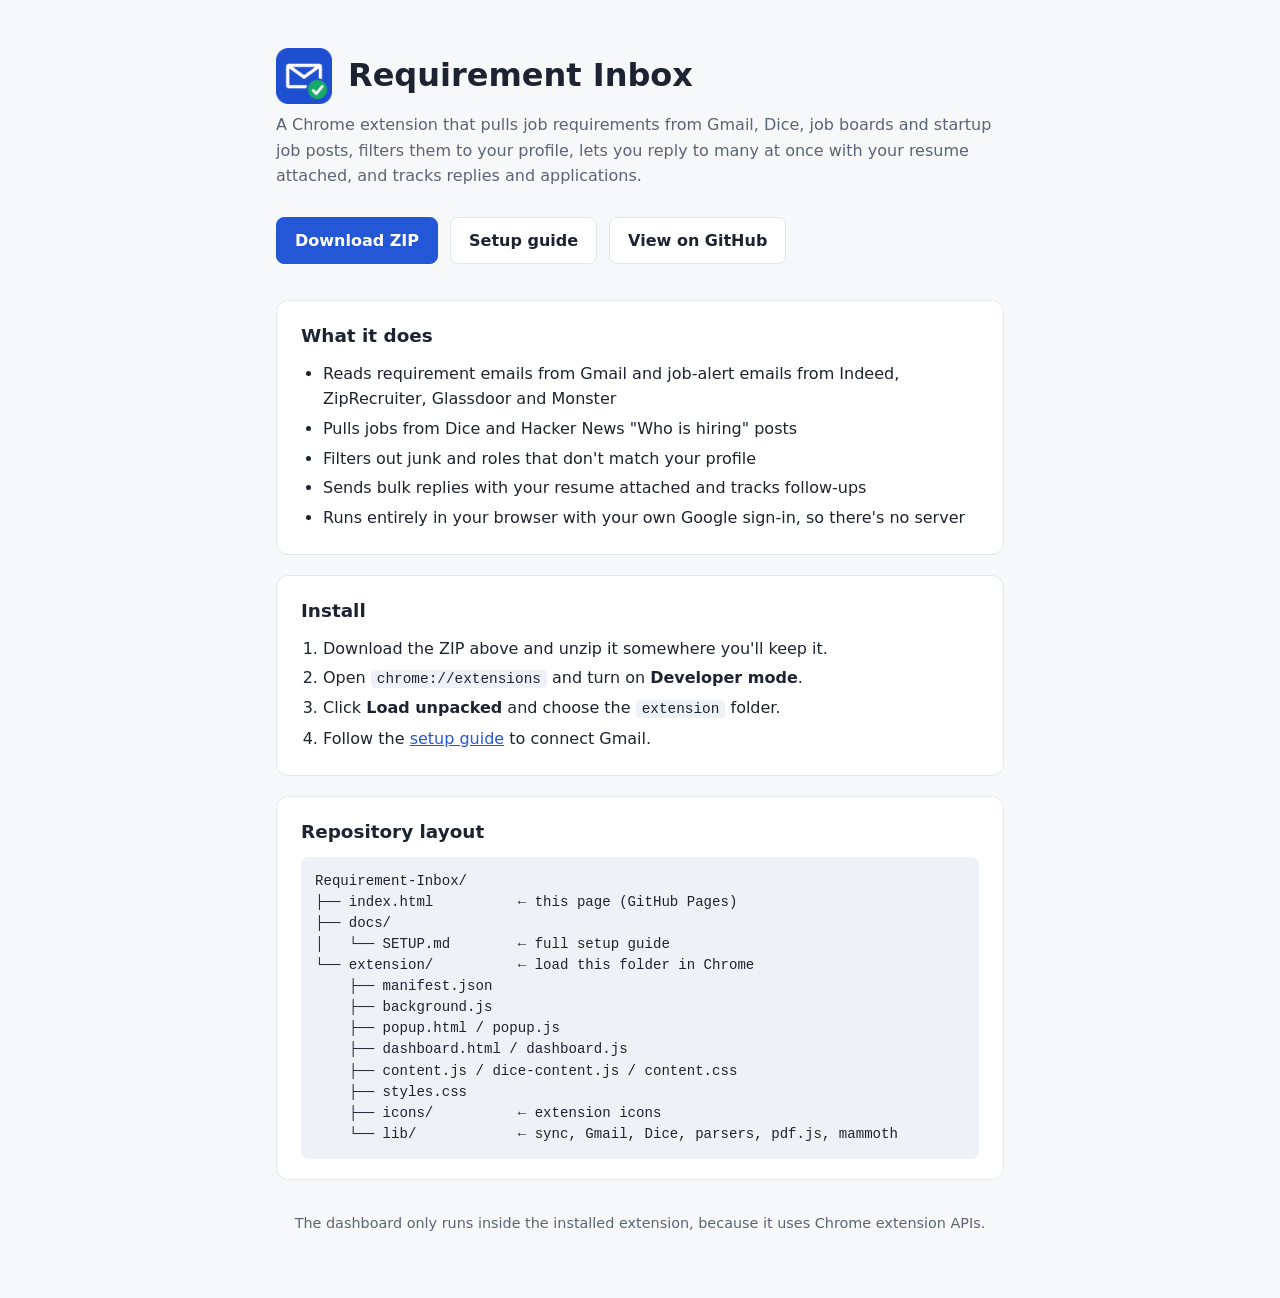
<file: index.html>
<!DOCTYPE html>
<html lang="en">
<head>
<meta charset="utf-8">
<meta name="viewport" content="width=device-width, initial-scale=1">
<title>Requirement Inbox</title>
<meta name="description" content="A Chrome extension that pulls job requirements from Gmail, Dice and job boards, filters them to your profile, and lets you reply in bulk.">
<link rel="icon" href="extension/icons/icon48.png">
<style>
  :root { --bg:#f7f8fa; --card:#fff; --text:#1d2330; --muted:#5b6475; --line:#e3e6ec; --accent:#2457d6; --accent-text:#fff; --code:#eef1f6; }
  @media (prefers-color-scheme: dark) {
    :root { --bg:#12151b; --card:#1a1f27; --text:#e7eaf0; --muted:#9aa3b2; --line:#2a313c; --accent:#6b93ff; --accent-text:#0d1320; --code:#232a35; }
  }
  * { box-sizing:border-box; }
  body { margin:0; background:var(--bg); color:var(--text); font:16px/1.6 system-ui,-apple-system,"Segoe UI",Roboto,sans-serif; }
  main { max-width:760px; margin:0 auto; padding:48px 16px 64px; }
  header { display:flex; align-items:center; gap:16px; margin-bottom:8px; }
  header img { width:56px; height:56px; }
  h1 { font-size:2rem; margin:0; }
  .tag { color:var(--muted); margin:0 0 28px; }
  .actions { display:flex; flex-wrap:wrap; gap:12px; margin-bottom:36px; }
  .btn { display:inline-block; padding:10px 18px; border-radius:8px; text-decoration:none; font-weight:600; border:1px solid var(--line); color:var(--text); background:var(--card); }
  .btn.primary { background:var(--accent); color:var(--accent-text); border-color:var(--accent); }
  section { background:var(--card); border:1px solid var(--line); border-radius:12px; padding:20px 24px; margin-bottom:20px; }
  h2 { font-size:1.15rem; margin:0 0 10px; }
  ul, ol { margin:0; padding-left:22px; }
  li { margin:4px 0; }
  code { background:var(--code); padding:1px 6px; border-radius:4px; font-size:.9em; }
  pre { background:var(--code); padding:14px; border-radius:8px; overflow-x:auto; font-size:.88em; line-height:1.5; margin:0; }
  a { color:var(--accent); }
  footer { color:var(--muted); font-size:.9em; text-align:center; margin-top:32px; }
</style>
</head>
<body>
<main>
  <header>
    <img src="extension/icons/icon128.png" alt="">
    <h1>Requirement Inbox</h1>
  </header>
  <p class="tag">A Chrome extension that pulls job requirements from Gmail, Dice, job boards and startup job posts, filters them to your profile, lets you reply to many at once with your resume attached, and tracks replies and applications.</p>

  <div class="actions">
    <a class="btn primary" href="https://github.com/narasimha142/Requirement-Inbox/archive/refs/heads/main.zip">Download ZIP</a>
    <a class="btn" href="https://github.com/narasimha142/Requirement-Inbox/blob/main/docs/SETUP.md">Setup guide</a>
    <a class="btn" href="https://github.com/narasimha142/Requirement-Inbox">View on GitHub</a>
  </div>

  <section>
    <h2>What it does</h2>
    <ul>
      <li>Reads requirement emails from Gmail and job-alert emails from Indeed, ZipRecruiter, Glassdoor and Monster</li>
      <li>Pulls jobs from Dice and Hacker News "Who is hiring" posts</li>
      <li>Filters out junk and roles that don't match your profile</li>
      <li>Sends bulk replies with your resume attached and tracks follow-ups</li>
      <li>Runs entirely in your browser with your own Google sign-in, so there's no server</li>
    </ul>
  </section>

  <section>
    <h2>Install</h2>
    <ol>
      <li>Download the ZIP above and unzip it somewhere you'll keep it.</li>
      <li>Open <code>chrome://extensions</code> and turn on <strong>Developer mode</strong>.</li>
      <li>Click <strong>Load unpacked</strong> and choose the <code>extension</code> folder.</li>
      <li>Follow the <a href="https://github.com/narasimha142/Requirement-Inbox/blob/main/docs/SETUP.md">setup guide</a> to connect Gmail.</li>
    </ol>
  </section>

  <section>
    <h2>Repository layout</h2>
<pre>Requirement-Inbox/
├── index.html          ← this page (GitHub Pages)
├── docs/
│   └── SETUP.md        ← full setup guide
└── extension/          ← load this folder in Chrome
    ├── manifest.json
    ├── background.js
    ├── popup.html / popup.js
    ├── dashboard.html / dashboard.js
    ├── content.js / dice-content.js / content.css
    ├── styles.css
    ├── icons/          ← extension icons
    └── lib/            ← sync, Gmail, Dice, parsers, pdf.js, mammoth</pre>
  </section>

  <footer>The dashboard only runs inside the installed extension, because it uses Chrome extension APIs.</footer>
</main>
</body>
</html>
</file>
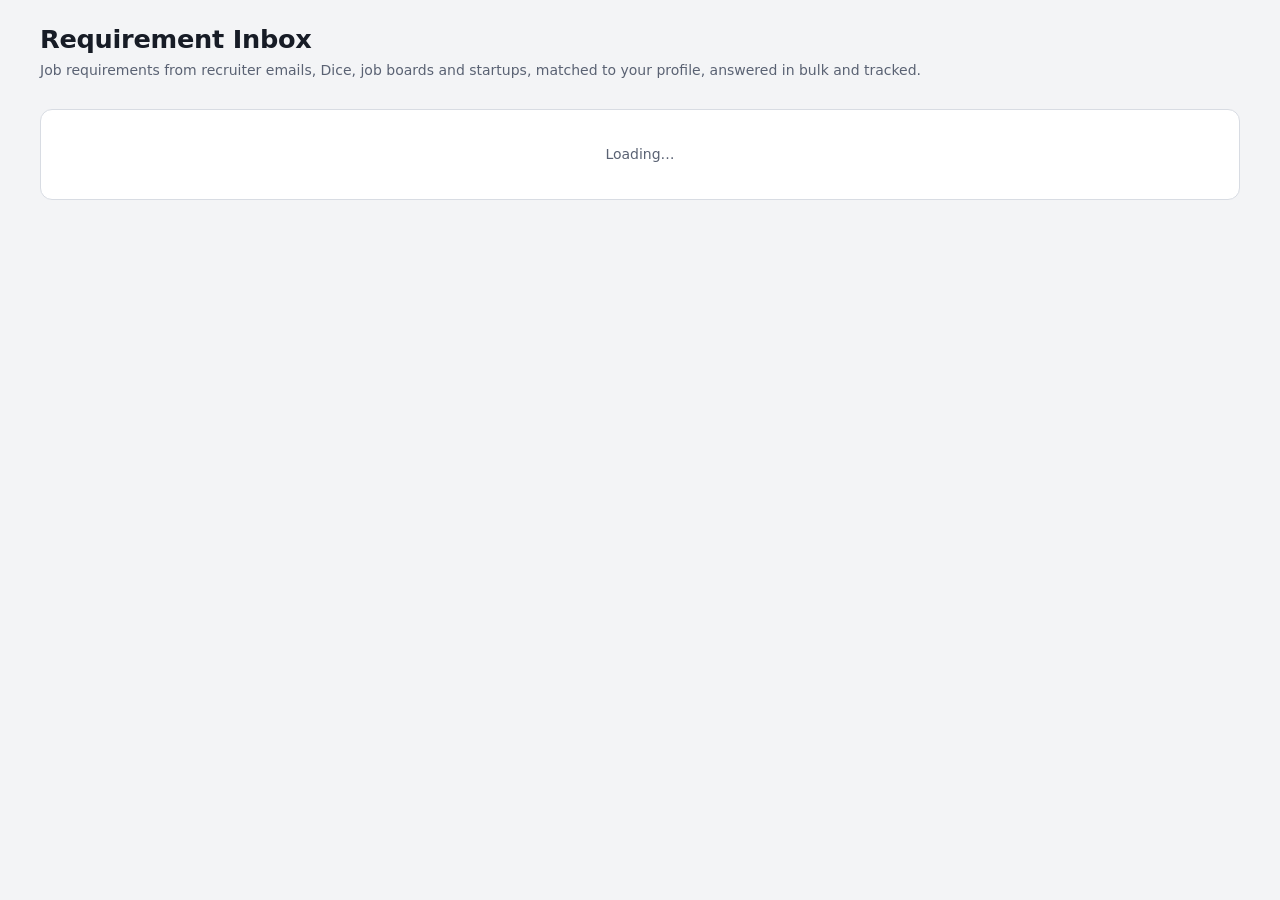
<file: extension/dashboard.html>
<!doctype html>
<html lang="en">
<head>
<meta charset="utf-8">
<meta name="viewport" content="width=device-width, initial-scale=1">
<title>Requirement Inbox</title>
<link rel="icon" href="icons/icon48.png">
<link rel="stylesheet" href="styles.css">
</head>
<body>
  <div class="wrap" id="app">
    <header class="top">
      <div>
        <h1>Requirement Inbox</h1>
        <p>Job requirements from recruiter emails, Dice, job boards and startups, matched to your profile, answered in bulk and tracked.</p>
      </div>
      <div class="row-flex" id="hdr-right"></div>
    </header>
    <div id="banner"></div>
    <div id="main"><div class="panel empty">Loading…</div></div>
  </div>
  <div id="replybar-root"></div>
  <div id="modal-root"></div>
  <div id="toast" class="toast" hidden role="status" aria-live="polite"></div>
  <script src="lib/pdf.min.js"></script>
  <script src="lib/mammoth.browser.min.js"></script>
  <script type="module" src="dashboard.js"></script>
</body>
</html>
</file>
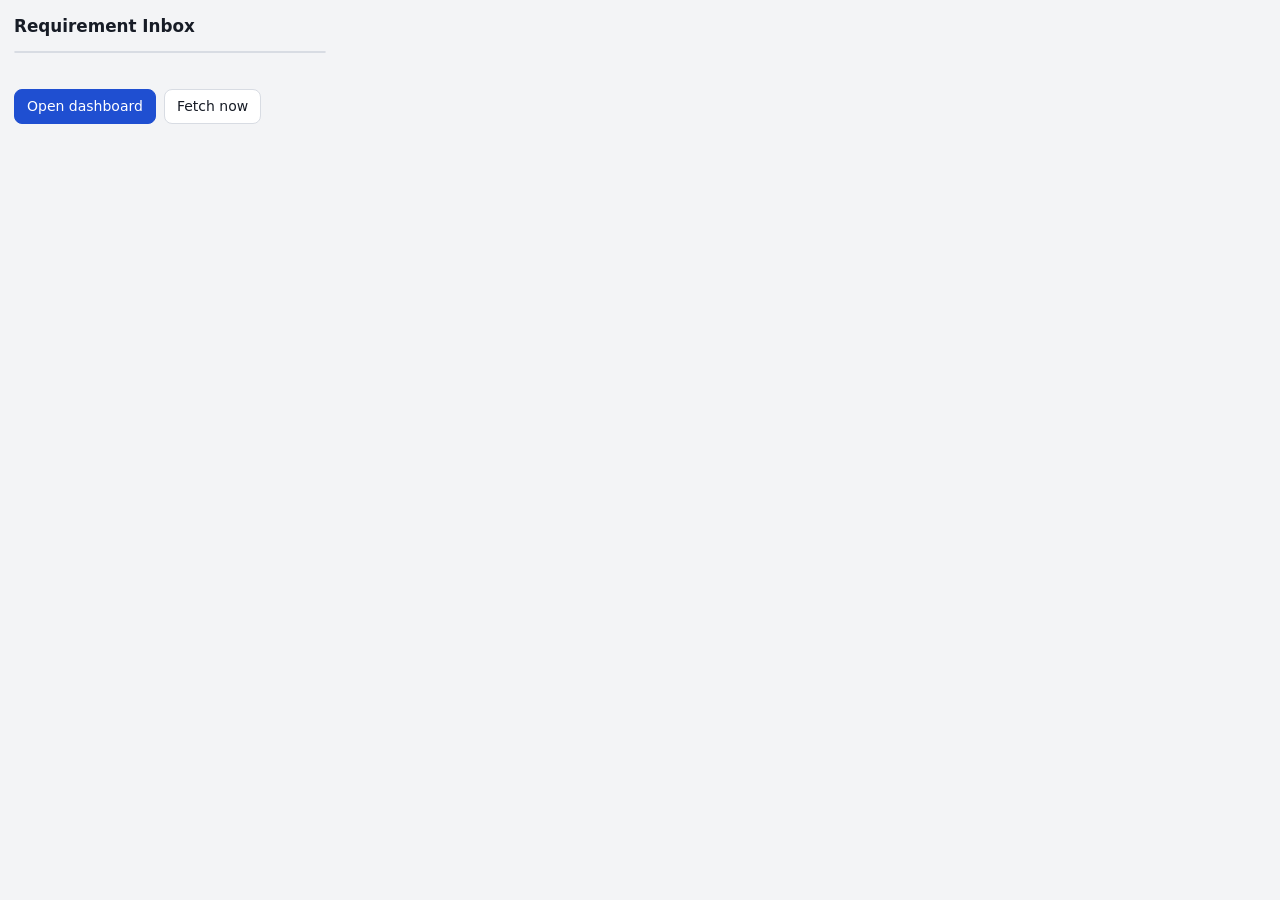
<file: extension/popup.html>
<!doctype html>
<html lang="en">
<head>
<meta charset="utf-8">
<title>Requirement Inbox</title>
<link rel="stylesheet" href="styles.css">
</head>
<body class="popup">
  <div class="pwrap">
    <div class="row-flex" style="justify-content:space-between">
      <h2>Requirement Inbox</h2>
      <span id="acct" class="note"></span>
    </div>
    <section class="stats" id="stats" aria-label="Counts"></section>
    <p class="note" id="syncline"></p>
    <div id="msg"></div>
    <div class="row-flex">
      <button class="btn primary" id="open">Open dashboard</button>
      <button class="btn" id="fetch">Fetch now</button>
    </div>
  </div>
  <script type="module" src="popup.js"></script>
</body>
</html>
</file>
<file: extension/styles.css>
/* Requirement Inbox: shared look for the popup and the dashboard. System fonts only (extensions can't load web fonts from other sites). */
:root {
  --bg: #f3f4f6; --surface: #ffffff; --sunk: #eaecf0; --line: #d8dce3;
  --fg: #171c26; --muted: #5a6273; --accent: #1f4fd1; --accent-soft: #e2e9fb;
  --good: #17734a; --good-soft: #dcf1e5; --warn: #935600; --warn-soft: #fbecd2;
  --bad: #b02a22; --bad-soft: #fae1df; --violet: #663db0; --violet-soft: #ebe3f8;
  --mark: #fff1a8; --scrim: rgba(15, 20, 30, .45);
  --f-display: "Segoe UI Variable Display", "SF Pro Display", "Segoe UI", system-ui, sans-serif;
  --f-body: "Segoe UI", "SF Pro Text", system-ui, -apple-system, Roboto, sans-serif;
  --f-mono: ui-monospace, "SF Mono", Menlo, Consolas, monospace;
  color-scheme: light;
}
@media (prefers-color-scheme: dark) { :root {
  --bg: #10141b; --surface: #171d26; --sunk: #1f2631; --line: #2b3341;
  --fg: #e6e9ef; --muted: #98a1b2; --accent: #8ca8ff; --accent-soft: #1d2a4c;
  --good: #6fd3a0; --good-soft: #14332a; --warn: #f0b960; --warn-soft: #3a2c12;
  --bad: #ff8a80; --bad-soft: #3d1c1a; --violet: #c3a6ff; --violet-soft: #2c2142;
  --mark: #5b4d0f; --scrim: rgba(0, 0, 0, .6); color-scheme: dark; } }
* { box-sizing: border-box; }
body { margin: 0; background: var(--bg); color: var(--fg); font-family: var(--f-body); font-size: 14px; line-height: 1.5; }
h1, h2, h3 { font-family: var(--f-display); margin: 0; text-wrap: balance; }
h1 { font-size: 1.6rem; letter-spacing: -0.01em; font-weight: 700; }
h2 { font-size: 1.05rem; font-weight: 650; }
.muted { color: var(--muted); } .mono { font-family: var(--f-mono); font-variant-numeric: tabular-nums; }
button, input, select, textarea { font: inherit; color: inherit; }
button { cursor: pointer; } button:disabled { cursor: default; opacity: .55; }
:focus-visible { outline: 2px solid var(--accent); outline-offset: 2px; }
a { color: var(--accent); }
.btn { display: inline-flex; align-items: center; gap: 6px; border: 1px solid var(--line); background: var(--surface); padding: 6px 12px; border-radius: 8px; font-weight: 500; white-space: nowrap; text-decoration: none; color: var(--fg); }
.btn:hover:not(:disabled) { border-color: var(--muted); }
.btn.primary { background: var(--accent); border-color: var(--accent); color: var(--surface); }
.btn.danger { color: var(--bad); }
.btn.ghost { border-color: transparent; background: transparent; color: var(--muted); padding-inline: 8px; }
.btn.sm { padding: 3px 9px; font-size: 12.5px; }
.row-flex { display: flex; flex-wrap: wrap; gap: 8px; align-items: center; }
.note { font-size: 12.5px; color: var(--muted); margin: 0; }
.panel { background: var(--surface); border: 1px solid var(--line); border-radius: 12px; min-width: 0; }
.panel-hd { padding: 10px 16px; border-bottom: 1px solid var(--line); display: flex; flex-wrap: wrap; gap: 8px 12px; align-items: center; justify-content: space-between; }
.pad { padding: 14px 16px; display: grid; gap: 12px; }
.banner { border-radius: 10px; padding: 10px 14px; font-size: 13px; display: flex; flex-wrap: wrap; gap: 10px; align-items: center; justify-content: space-between; }
.banner.err { background: var(--bad-soft); color: var(--bad); }
.banner.info { background: var(--accent-soft); color: var(--accent); }
.acct { display: inline-flex; align-items: center; gap: 6px; padding: 4px 10px; border-radius: 999px; background: var(--good-soft); color: var(--good); font-size: 12.5px; font-weight: 600; overflow-wrap: anywhere; }
.pill { display: inline-flex; align-items: center; padding: 2px 9px; border-radius: 999px; font-size: 12px; font-weight: 600; white-space: nowrap; }
.ok { background: var(--good-soft); color: var(--good); }
.check { background: var(--warn-soft); color: var(--warn); }
.no { background: var(--bad-soft); color: var(--bad); }
.unknown { background: var(--sunk); color: var(--muted); }
.st-new { background: var(--accent-soft); color: var(--accent); }
.st-draft { background: var(--warn-soft); color: var(--warn); }
.st-replied { background: var(--violet-soft); color: var(--violet); }
.st-answered { background: var(--good-soft); color: var(--good); }
.st-skipped { background: var(--sunk); color: var(--muted); }
.stats { display: grid; grid-template-columns: repeat(5, minmax(0, 1fr)); background: var(--surface); border: 1px solid var(--line); border-radius: 12px; overflow: hidden; }
.stat { padding: 12px 16px; border: 0; border-right: 1px solid var(--line); background: none; text-align: left; display: grid; gap: 2px; }
.stat:last-child { border-right: 0; }
.stat .n { font-family: var(--f-display); font-size: 1.6rem; font-weight: 700; line-height: 1.1; font-variant-numeric: tabular-nums; }
.stat .l { font-size: 12px; color: var(--muted); }
.stat[aria-pressed="true"] { background: var(--sunk); box-shadow: inset 0 -3px 0 var(--accent); }
.toast { position: fixed; left: 50%; bottom: 24px; transform: translateX(-50%); background: var(--fg); color: var(--bg); padding: 8px 14px; border-radius: 8px; font-size: 13px; z-index: 40; max-width: calc(100% - 32px); }

/* ---------- dashboard ---------- */
.wrap { max-width: 1240px; margin: 0 auto; padding-inline: 20px; padding-block: 20px 120px; display: grid; grid-template-columns: minmax(0, 1fr); gap: 14px; }
.wrap > * { min-width: 0; }
.top { display: flex; flex-wrap: wrap; gap: 10px 20px; align-items: end; justify-content: space-between; }
.top p { margin: 2px 0 0; color: var(--muted); }
.syncline { font-size: 12.5px; color: var(--muted); }
@media (max-width: 760px) { .stats { grid-template-columns: repeat(2, minmax(0, 1fr)); } .stat { border-bottom: 1px solid var(--line); } }
nav.tabs { display: flex; gap: 4px; border-bottom: 1px solid var(--line); overflow-x: auto; }
nav.tabs button { border: 0; background: none; padding: 9px 12px; color: var(--muted); font-weight: 500; border-bottom: 2px solid transparent; white-space: nowrap; }
nav.tabs button[aria-selected="true"] { color: var(--fg); border-bottom-color: var(--accent); }
nav.tabs .c { font-family: var(--f-mono); font-size: 11.5px; margin-left: 4px; }
.search { flex: 1 1 240px; min-width: 0; padding: 7px 11px; border: 1px solid var(--line); border-radius: 8px; background: var(--surface); }
.chip { border: 1px solid var(--line); background: var(--surface); border-radius: 999px; padding: 4px 11px; font-size: 13px; }
.chip[aria-pressed="true"] { background: var(--fg); border-color: var(--fg); color: var(--bg); }
.chip .c { font-family: var(--f-mono); font-size: 11.5px; opacity: .7; margin-left: 4px; }
label.tog { display: inline-flex; gap: 6px; align-items: center; font-size: 13px; color: var(--muted); }
.list { display: grid; }
.req { display: grid; grid-template-columns: 22px minmax(0, 1fr) auto; gap: 6px 12px; padding: 12px 16px; border-bottom: 1px solid var(--line); align-items: start; }
.req:last-child { border-bottom: 0; }
.req.sel { background: var(--accent-soft); }
.req input[type=checkbox] { width: 17px; height: 17px; margin-top: 3px; accent-color: var(--accent); }
.req .t { font-weight: 600; overflow-wrap: anywhere; }
.req .s { color: var(--muted); font-size: 12.5px; overflow-wrap: anywhere; }
.req .right { display: grid; justify-items: end; gap: 4px; text-align: right; }
.req .tags { grid-column: 2 / -1; display: flex; flex-wrap: wrap; gap: 4px; align-items: center; }
.req .acts { grid-column: 2 / -1; display: flex; flex-wrap: wrap; gap: 6px; }
@media (max-width: 640px) { .req { grid-template-columns: 22px minmax(0, 1fr); } .req .right { grid-column: 2; justify-items: start; text-align: left; grid-auto-flow: column; justify-content: start; gap: 8px; } }
.tag { display: inline-flex; align-items: center; gap: 4px; padding: 1px 8px; border-radius: 6px; font-size: 12px; background: var(--sunk); white-space: nowrap; }
.when { font-family: var(--f-mono); font-size: 12px; color: var(--muted); white-space: nowrap; }
.meter { display: inline-block; width: 48px; height: 5px; border-radius: 3px; background: var(--line); overflow: hidden; vertical-align: 1px; }
.meter i { display: block; height: 100%; background: var(--good); }
.empty { padding: 34px 18px; text-align: center; color: var(--muted); }
.replybar { position: fixed; left: 0; right: 0; bottom: 0; z-index: 15; background: var(--surface); border-top: 1px solid var(--line); box-shadow: 0 -6px 24px rgba(0,0,0,.08); padding: 12px 20px; }
.replybar .in { max-width: 1240px; margin: 0 auto; display: grid; gap: 10px; }
.replybar textarea { width: 100%; min-height: 120px; padding: 9px 11px; border: 1px solid var(--line); border-radius: 8px; background: var(--bg); resize: vertical; }
.replybar select { padding: 6px 10px; border: 1px solid var(--line); border-radius: 8px; background: var(--bg); max-width: 100%; }
.replybar .confirm { background: var(--warn-soft); color: var(--warn); border-radius: 8px; padding: 8px 12px; }
.prog { font-size: 13px; }
.prog .bar { height: 6px; border-radius: 3px; background: var(--sunk); overflow: hidden; margin-top: 4px; }
.prog .bar i { display: block; height: 100%; background: var(--accent); transition: width .2s; }
.grid2 { display: grid; grid-template-columns: repeat(2, minmax(0, 1fr)); gap: 16px; }
@media (max-width: 880px) { .grid2 { grid-template-columns: minmax(0, 1fr); } }
.f { display: grid; gap: 4px; }
.f label { font-size: 12px; font-weight: 600; color: var(--muted); }
.f input, .f textarea, .f select { width: 100%; padding: 7px 10px; border: 1px solid var(--line); border-radius: 8px; background: var(--bg); }
.f textarea { min-height: 140px; resize: vertical; }
.tpl { border-bottom: 1px solid var(--line); padding: 12px 16px; display: grid; gap: 6px; }
.tpl:last-child { border-bottom: 0; }
.tpl pre { margin: 0; white-space: pre-wrap; font-family: var(--f-body); font-size: 13px; color: var(--muted); max-height: 7.5em; overflow: hidden; }
code.var { font-family: var(--f-mono); font-size: 12px; background: var(--sunk); padding: 1px 5px; border-radius: 5px; }
.resume-view { background: var(--sunk); border-radius: 10px; padding: 12px; max-height: 72vh; overflow: auto; display: grid; gap: 12px; justify-items: center; }
.resume-view canvas { max-width: 100%; height: auto; background: #fff; box-shadow: 0 1px 4px rgba(0,0,0,.15); }
.resume-view .doc { background: var(--surface); color: var(--fg); padding: 22px 26px; border-radius: 6px; width: 100%; max-width: 760px; overflow-wrap: anywhere; }
.resume-text { white-space: pre-wrap; font-size: 13px; line-height: 1.55; background: var(--surface); padding: 18px 20px; border-radius: 8px; overflow-wrap: anywhere; }
mark { background: var(--mark); color: inherit; border-radius: 3px; padding: 0 1px; }
.table-wrap { overflow-x: auto; }
table { border-collapse: collapse; width: 100%; font-size: 13px; }
th, td { text-align: left; padding: 8px 12px; border-bottom: 1px solid var(--line); vertical-align: top; }
th { font-size: 11.5px; letter-spacing: .05em; text-transform: uppercase; color: var(--muted); font-weight: 600; background: var(--bg); }
td.mono { white-space: nowrap; }
.scrim { position: fixed; inset: 0; background: var(--scrim); display: grid; place-items: start center; padding: 32px 16px; overflow-y: auto; z-index: 30; }
.modal { background: var(--surface); border: 1px solid var(--line); border-radius: 14px; width: min(1100px, 100%); }
.modal header { padding: 14px 18px; border-bottom: 1px solid var(--line); display: flex; gap: 12px; justify-content: space-between; align-items: start; }
.modal .bd { padding: 16px 18px; display: grid; gap: 14px; }
.sk-grid { display: grid; grid-template-columns: minmax(0, 1.4fr) minmax(0, 1fr); gap: 16px; align-items: start; }
@media (max-width: 860px) { .sk-grid { grid-template-columns: minmax(0, 1fr); } }
.sk-list { display: grid; gap: 4px; }
.sk-item { display: flex; justify-content: space-between; gap: 10px; padding: 5px 10px; border-radius: 8px; font-size: 13px; }
.sk-item.hit { background: var(--good-soft); color: var(--good); }
.sk-item.miss { background: var(--bad-soft); color: var(--bad); }
.sec-title { font-size: 11.5px; letter-spacing: .06em; text-transform: uppercase; color: var(--muted); font-weight: 600; }
.verdict { display: grid; gap: 6px; padding: 12px 14px; background: var(--bg); border-radius: 10px; }
.onb { max-width: 540px; margin: 30px auto; }
.steps { margin: 0; padding-left: 20px; display: grid; gap: 4px; font-size: 13px; color: var(--muted); }

/* ---------- popup ---------- */
body.popup { width: 340px; }
.popup .pwrap { padding: 14px; display: grid; gap: 12px; }
.popup .stats { grid-template-columns: repeat(2, minmax(0, 1fr)); }
.popup .stat { border-bottom: 1px solid var(--line); padding: 10px 12px; }
.popup .stat:nth-child(2n) { border-right: 0; }
.popup .stat .n { font-size: 1.35rem; }
@media (prefers-reduced-motion: reduce) { .prog .bar i { transition: none; } }

/* ---------- v1.1 additions ---------- */
.modal.narrow { width: min(560px, 100%); }
.chip.sm { padding: 2px 10px; font-size: 12.5px; }
.filters { gap: 6px; }
.filters .sep { width: 1px; height: 20px; background: var(--line); margin-inline: 4px; }
.dup { grid-column: 2 / -1; font-size: 12.5px; color: var(--muted); background: var(--sunk); border-radius: 8px; padding: 5px 10px; }
.dup.warn { color: var(--warn); background: var(--warn-soft); }
.note-row { display: grid; grid-template-columns: minmax(0, 1fr) auto; gap: 8px 14px; padding: 12px 16px; border-bottom: 1px solid var(--line); align-items: start; }
.note-row:last-child { border-bottom: 0; }
.note-row.unread { background: var(--accent-soft); }
.note-row .t { font-weight: 600; overflow-wrap: anywhere; display: flex; gap: 8px; align-items: center; }
.note-row .s { color: var(--muted); font-size: 12.5px; overflow-wrap: anywhere; }
.note-row .quote { border-left: 3px solid var(--line); padding-left: 8px; margin-top: 4px; color: var(--fg); }
.note-row .acts { display: flex; flex-wrap: wrap; gap: 6px; justify-content: flex-end; }
@media (max-width: 700px) { .note-row { grid-template-columns: minmax(0, 1fr); } .note-row .acts { justify-content: flex-start; } }
.dot { width: 8px; height: 8px; border-radius: 50%; background: var(--accent); flex: none; }
.kpis { display: grid; grid-template-columns: repeat(4, minmax(0, 1fr)); gap: 12px; }
@media (max-width: 760px) { .kpis { grid-template-columns: repeat(2, minmax(0, 1fr)); } }
.kpi { background: var(--surface); border: 1px solid var(--line); border-radius: 12px; padding: 12px 16px; display: grid; gap: 2px; }
.kpi .n { font-family: var(--f-display); font-size: 1.6rem; font-weight: 700; font-variant-numeric: tabular-nums; }
.kpi .l { font-size: 12px; color: var(--muted); }
.legend { display: flex; flex-wrap: wrap; gap: 12px; font-size: 12px; color: var(--muted); }
.legend span::before { content: ""; display: inline-block; width: 10px; height: 10px; border-radius: 3px; margin-right: 5px; vertical-align: -1px; background: var(--c); }
svg.chart { width: 100%; height: auto; display: block; }
svg.chart .grid { stroke: var(--line); stroke-width: 1; }
svg.chart .ax { fill: var(--muted); font-size: 11px; font-family: var(--f-body); }
.hbars { display: grid; gap: 6px; margin-bottom: 10px; }
.hb { display: grid; grid-template-columns: 130px minmax(0, 1fr) 34px; gap: 10px; align-items: center; font-size: 13px; }
.hb .hl { overflow: hidden; text-overflow: ellipsis; white-space: nowrap; }
.hb .hbar { height: 10px; border-radius: 4px; background: var(--sunk); overflow: hidden; }
.hb .hbar i { display: block; height: 100%; border-radius: 4px; }
.hb .hv { text-align: right; font-variant-numeric: tabular-nums; color: var(--muted); }
.grid-side { display: grid; grid-template-columns: minmax(0, 340px) minmax(0, 1fr); gap: 16px; align-items: start; }
@media (max-width: 880px) { .grid-side { grid-template-columns: minmax(0, 1fr); } }
.tpl.cur { background: var(--accent-soft); }
.linkish { border: 0; background: none; padding: 0; text-align: left; color: var(--fg); }
.linkish:hover strong { text-decoration: underline; }
td.num, th.num { text-align: right; font-variant-numeric: tabular-nums; }
td .s { color: var(--muted); font-size: 12px; }
tr.muted td { opacity: .55; }
tr.muted td:last-child { opacity: 1; }
.savebar { grid-column: 1 / -1; justify-content: flex-end; }
#settings-form .pad h2:not(:first-child) { margin-top: 8px; }
.popup .stat { cursor: pointer; }
#main { display: grid; gap: 12px; min-width: 0; }
.pill.dice { background: #ffe6d6; color: #a2410c; }
@media (prefers-color-scheme: dark) { .pill.dice { background: #3d2414; color: #ffb48a; } }
.st-applied { background: var(--good-soft); color: var(--good); }
/* first-time profile screen */
.onb-wide { display: grid; gap: 16px; max-width: 1100px; margin: 8px auto 0; }
#profile-form .grid2 { margin-top: 0; }
#profile-form .row-flex .tog { margin-right: 6px; }
#profile-form { display: grid; gap: 16px; }
.note .linkish { color: inherit; text-decoration: underline; }
#profile-form .tog { white-space: nowrap; }
</file>
